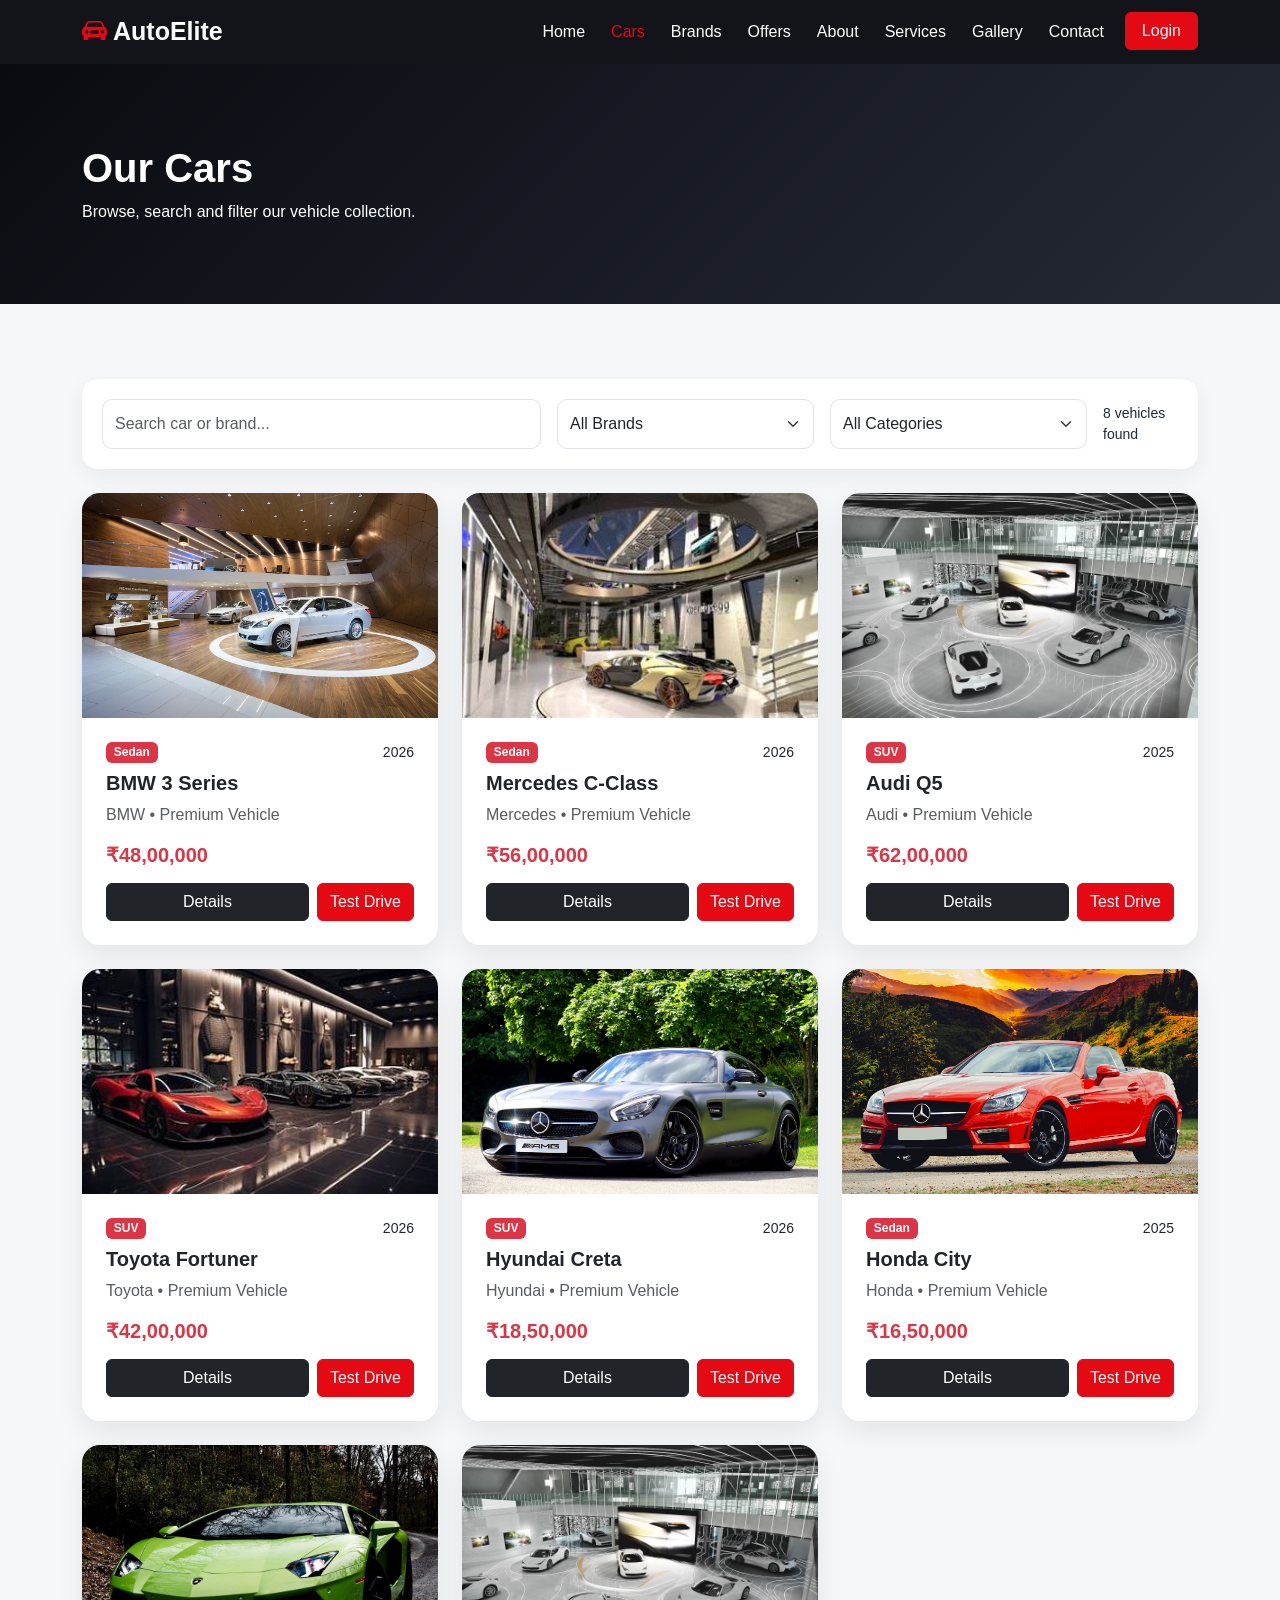
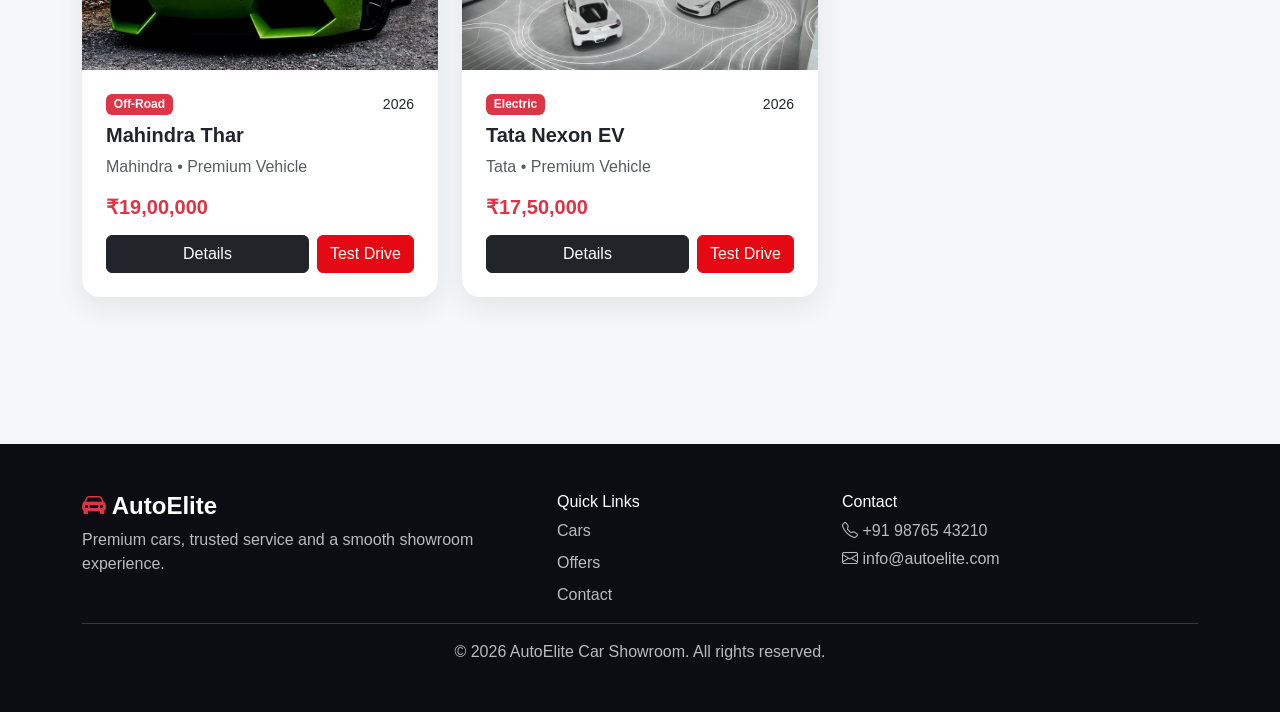
<file: cars.html>
<!DOCTYPE html>
<html lang="en">

<head>
    <meta charset="UTF-8">
    <meta name="viewport" content="width=device-width,initial-scale=1.0">
    <title>Cars | AutoElite</title>
    <link href="https://cdn.jsdelivr.net/npm/bootstrap@5.3.3/dist/css/bootstrap.min.css" rel="stylesheet">
    <link href="https://cdn.jsdelivr.net/npm/bootstrap-icons@1.11.3/font/bootstrap-icons.css" rel="stylesheet">
    <link rel="stylesheet" href="css/style.css">
</head>

<body>
    <nav class="navbar navbar-expand-lg navbar-dark sticky-top">
        <div class="container">
            <a class="navbar-brand" href="index.html"><i class="bi bi-car-front-fill"></i> AutoElite</a>
            <button class="navbar-toggler" data-bs-toggle="collapse" data-bs-target="#nav"><span
                    class="navbar-toggler-icon"></span></button>
            <div class="collapse navbar-collapse" id="nav">
                <ul class="navbar-nav ms-auto">
                    <li class="nav-item"><a class="nav-link " href="index.html">Home</a></li>
                    <li class="nav-item"><a class="nav-link active" href="cars.html">Cars</a></li>
                    <li class="nav-item"><a class="nav-link " href="brands.html">Brands</a></li>
                    <li class="nav-item"><a class="nav-link " href="offers.html">Offers</a></li>
                    <li class="nav-item"><a class="nav-link " href="about.html">About</a></li>
                    <li class="nav-item"><a class="nav-link " href="services.html">Services</a></li>
                    <li class="nav-item"><a class="nav-link " href="gallery.html">Gallery</a></li>
                    <li class="nav-item"><a class="nav-link " href="contact.html">Contact</a></li>
                    <li class="nav-item"><a class="btn btn-danger ms-lg-2 px-3" href="login.html">Login</a></li>
                </ul>
            </div>
        </div>
    </nav>
    <section class="page-header">
        <div class="container">
            <h1>Our Cars</h1>
            <p class="mb-0">Browse, search and filter our vehicle collection.</p>
        </div>
    </section>
    <section class="section">
        <div class="container">
            <div class="filter-bar mb-4">
                <div class="row g-3">
                    <div class="col-lg-5"><input id="search" class="form-control" placeholder="Search car or brand...">
                    </div>
                    <div class="col-lg-3"><select id="brand" class="form-select">
                            <option value="">All Brands</option>
                        </select></div>
                    <div class="col-lg-3"><select id="cat" class="form-select">
                            <option value="">All Categories</option>
                        </select></div>
                    <div class="col-lg-1 d-flex align-items-center"><small id="count"></small></div>
                </div>
            </div>
            <div class="row" id="carList"></div>
        </div>
    </section>
    <div class="modal fade" id="driveModal">
        <div class="modal-dialog">
            <div class="modal-content">
                <div class="modal-header">
                    <h5>Book a Test Drive</h5><button class="btn-close" data-bs-dismiss="modal"></button>
                </div>
                <form onsubmit="driveSubmit(event)">
                    <div class="modal-body"><input id="driveCar" class="form-control mb-3" readonly><input
                            class="form-control mb-3" placeholder="Your Name" required><input type="tel"
                            class="form-control mb-3" placeholder="Phone Number" required><input type="date"
                            class="form-control" required></div>
                    <div class="modal-footer"><button class="btn btn-danger">Submit Request</button></div>
                </form>
            </div>
        </div>
    </div>
    <script>document.addEventListener("DOMContentLoaded", carsPage)</script>
    <div id="toastBox" class="toast-container position-fixed bottom-0 end-0 p-3"></div>
    <footer class="py-5 mt-5">
        <div class="container">
            <div class="row g-4">
                <div class="col-md-5">
                    <h4 class="fw-bold text-white"><i class="bi bi-car-front-fill text-danger"></i> AutoElite</h4>
                    <p>Premium cars, trusted service and a smooth showroom experience.</p>
                </div>
                <div class="col-md-3">
                    <h6 class="text-white">Quick Links</h6><a class="d-block mb-2" href="cars.html">Cars</a><a
                        class="d-block mb-2" href="offers.html">Offers</a><a class="d-block"
                        href="contact.html">Contact</a>
                </div>
                <div class="col-md-4">
                    <h6 class="text-white">Contact</h6>
                    <p class="mb-1"><i class="bi bi-telephone"></i> +91 98765 43210</p>
                    <p><i class="bi bi-envelope"></i> info@autoelite.com</p>
                </div>
            </div>
            <hr>
            <p class="mb-0 text-center">© 2026 AutoElite Car Showroom. All rights reserved.</p>
        </div>
    </footer>
    <script src="https://cdn.jsdelivr.net/npm/bootstrap@5.3.3/dist/js/bootstrap.bundle.min.js"></script>
    <script src="js"></script>
</body>

</html>
</file>
<file: css/style.css>
:root {
  --red: #e50914;
  --dark: #0b0d12;
  --dark2: #151922;
  --text: #1f2937;
  --muted: #6b7280;
  --light: #f6f7f9;
}

* {
  box-sizing: border-box
}

body {
  font-family: Arial, Helvetica, sans-serif;
  background: var(--light);
  color: var(--text)
}

.navbar {
  background: rgba(11, 13, 18, .97) !important
}

.navbar-brand {
  font-size: 25px;
  font-weight: 800
}

.navbar-brand i {
  color: var(--red)
}

.nav-link {
  color: #fff !important;
  margin: 0 5px;
  font-weight: 500
}

.nav-link:hover,
.nav-link.active {
  color: var(--red) !important
}

.btn-danger {
  background: var(--red);
  border-color: var(--red)
}

.hero {
  min-height: 650px;
  display: flex;
  align-items: center;
  color: #fff;
  background: linear-gradient(90deg, rgba(0, 0, 0, .88), rgba(0, 0, 0, .25)), url('../images/hero.svg') center/cover;
}

.hero h1 {
  font-size: clamp(42px, 6vw, 72px);
  font-weight: 900;
  line-height: 1.02
}

.hero p {
  font-size: 19px;
  max-width: 650px;
  color: #ddd
}

.section {
  padding: 75px 0
}

.section-title {
  text-align: center;
  margin-bottom: 45px
}

.section-title h2 {
  font-weight: 900
}

.section-title p {
  color: var(--muted)
}

.car-card {
  border: 0;
  border-radius: 18px;
  overflow: hidden;
  height: 100%;
  box-shadow: 0 10px 28px rgba(0, 0, 0, .08);
  transition: .25s
}

.car-card:hover {
  transform: translateY(-7px);
  box-shadow: 0 18px 38px rgba(0, 0, 0, .15)
}

.car-card img {
  height: 225px;
  object-fit: cover
}

.price {
  font-size: 22px;
  font-weight: 800;
  color: var(--red)
}

.badge-soft {
  background: #ffe5e7;
  color: #b40009
}

.feature {
  background: #fff;
  border-radius: 18px;
  padding: 30px;
  text-align: center;
  height: 100%;
  box-shadow: 0 8px 24px rgba(0, 0, 0, .06)
}

.feature i {
  font-size: 40px;
  color: var(--red)
}

.brand-box {
  background: #fff;
  border-radius: 15px;
  padding: 25px;
  text-align: center;
  height: 100%;
  box-shadow: 0 6px 20px rgba(0, 0, 0, .06);
  font-size: 20px;
  font-weight: 700
}

.page-header {
  padding: 80px 0;
  background: linear-gradient(135deg, #090b10, #252a35);
  color: #fff
}

.page-header h1 {
  font-weight: 900
}

.filter-bar {
  background: #fff;
  border-radius: 16px;
  padding: 20px;
  box-shadow: 0 7px 22px rgba(0, 0, 0, .06)
}

.banner {
  border-radius: 22px;
  background: linear-gradient(135deg, #111827, #2b313d);
  color: #fff;
  padding: 45px
}

.gallery-img {
  width: 100%;
  height: 245px;
  object-fit: cover;
  border-radius: 15px;
  cursor: pointer;
  transition: .2s
}

.gallery-img:hover {
  transform: scale(1.02)
}

.login-wrap {
  min-height: 78vh;
  display: flex;
  align-items: center
}

.login-card {
  max-width: 450px;
  width: 100%;
  border: 0;
  border-radius: 20px;
  box-shadow: 0 15px 40px rgba(0, 0, 0, .12)
}

.admin-stat {
  background: #fff;
  border-radius: 16px;
  padding: 25px;
  box-shadow: 0 8px 24px rgba(0, 0, 0, .06)
}

.admin-stat h2 {
  font-weight: 900
}

footer {
  background: #0b0d12;
  color: #bbb
}

footer a {
  color: #bbb;
  text-decoration: none
}

footer a:hover {
  color: var(--red)
}

.form-control,
.form-select {
  border-radius: 10px;
  padding: 12px
}

@media(max-width:767px) {
  .hero {
    min-height: 560px
  }

  .hero h1 {
    font-size: 44px
  }

  .section {
    padding: 55px 0
  }
}
</file>
